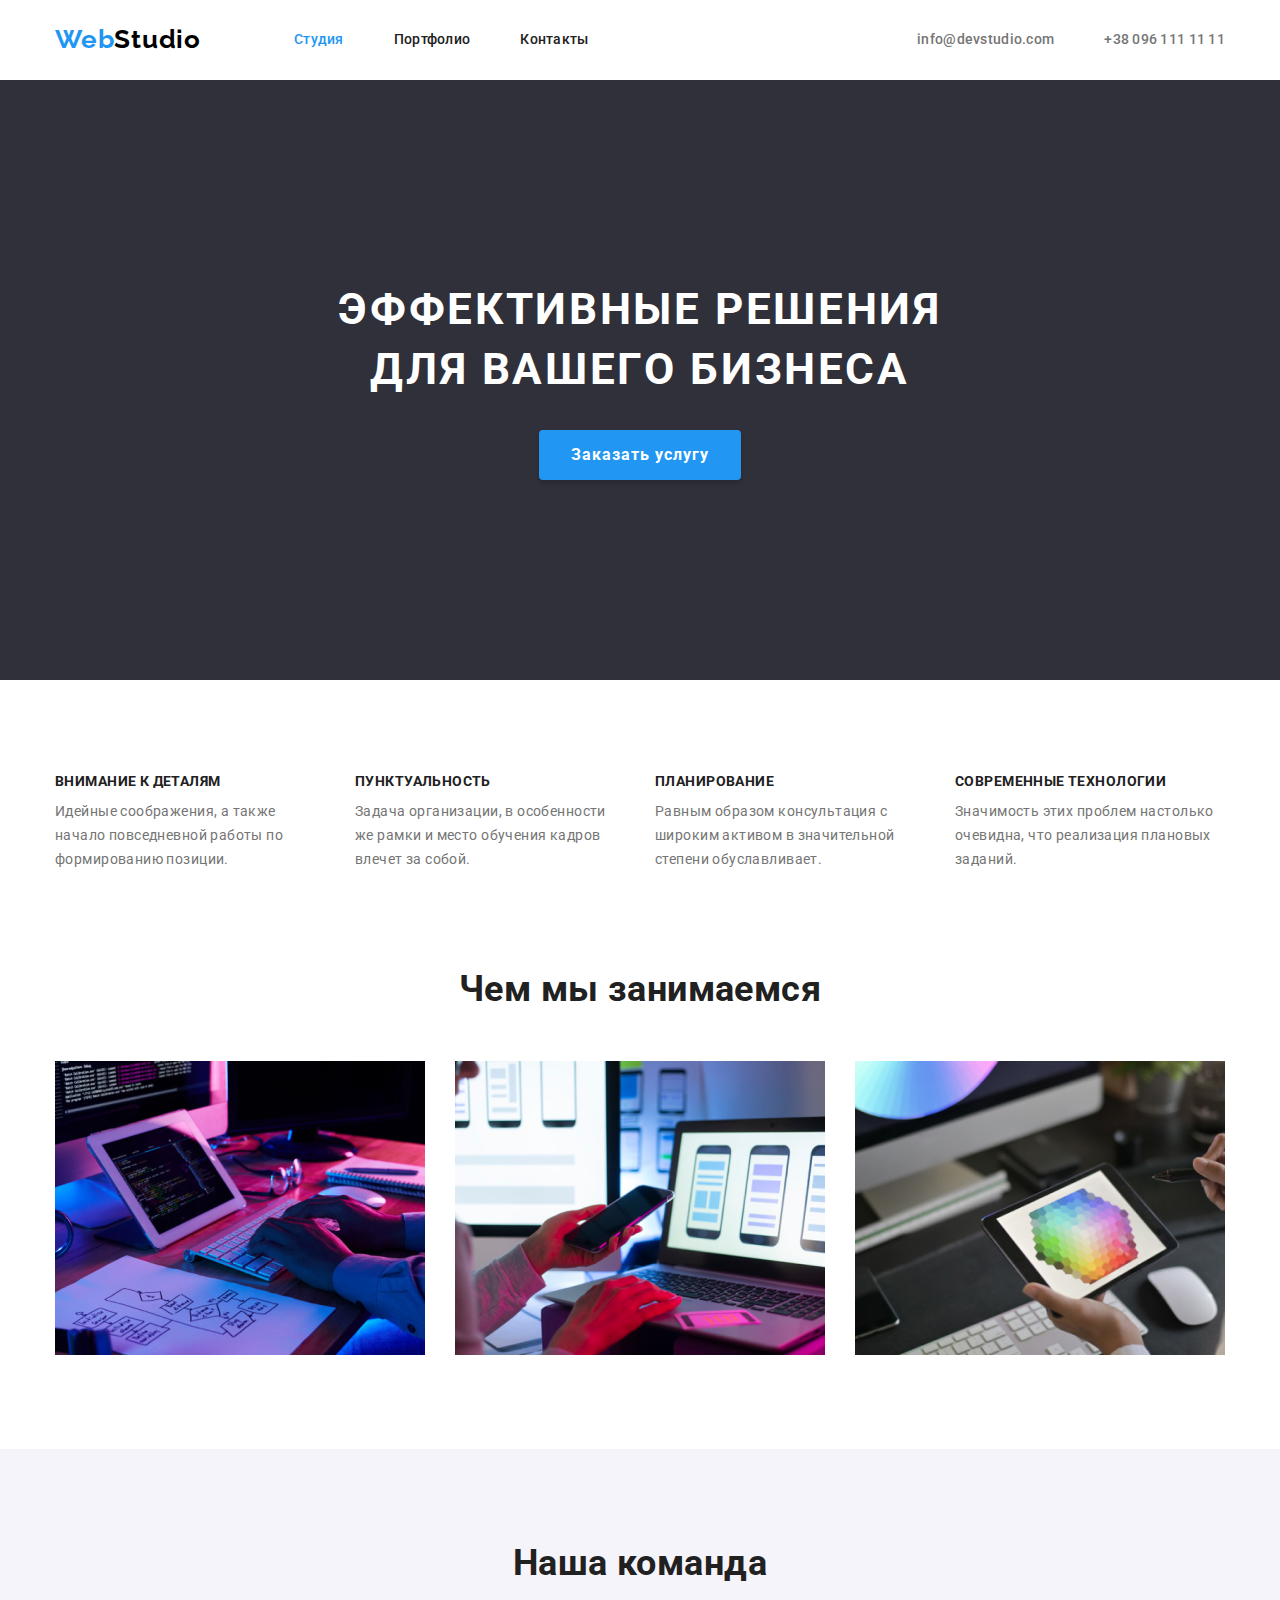
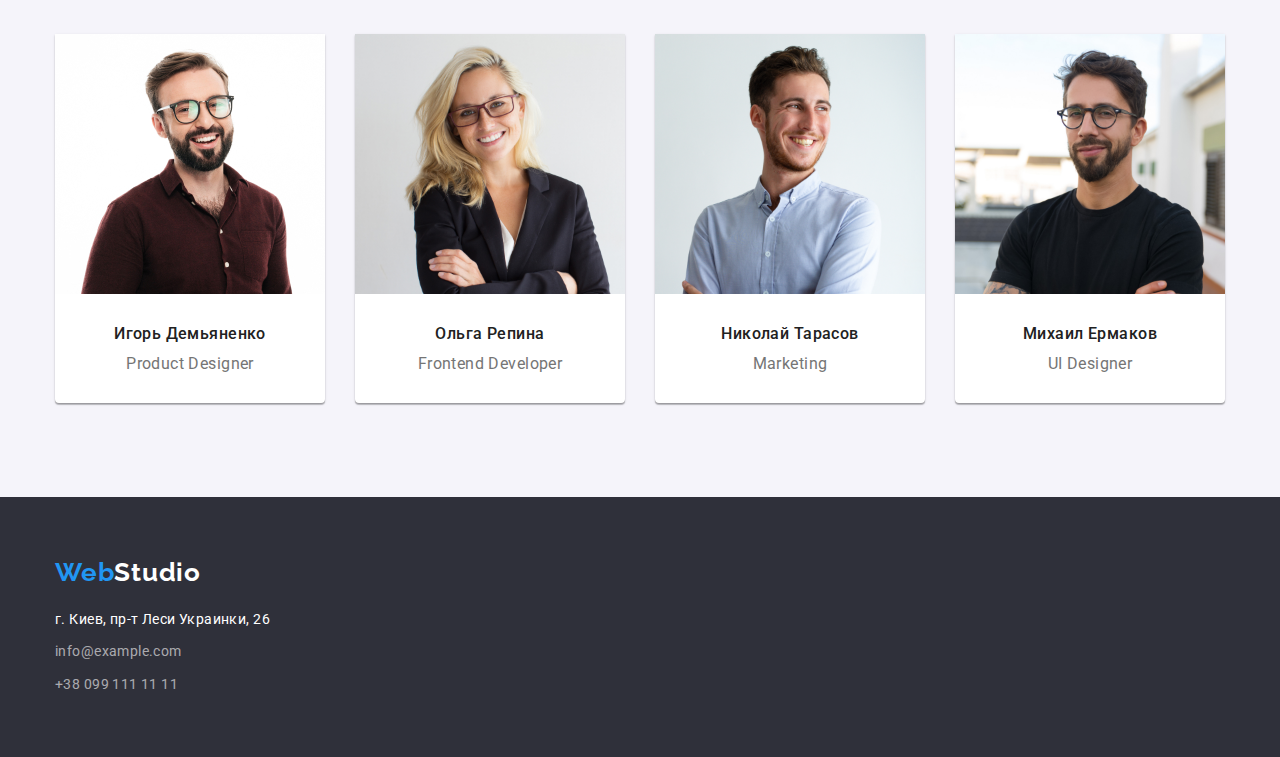
<file: index.html>
<!DOCTYPE html>
<html lang="ru">
<head>
<meta charset="UTF-8">
<meta http-equiv="X-UA-Compatible" content="IE=edge">
<meta name="viewport" content="width=device-width, initial-scale=1.0">
<title>Студія</title>
<!-- Шрифти -->
<link rel="preconnect" href="https://fonts.googleapis.com">
<link rel="preconnect" href="https://fonts.gstatic.com" crossorigin>
<link href="https://fonts.googleapis.com/css2?family=Raleway:wght@700&family=Roboto:wght@400;500;700;900&display=swap"
    rel="stylesheet">
    <!-- Нормалізація стилів -->
    <link rel="stylesheet" href="https://cdn.jsdelivr.net/npm/modern-normalize@1.1.0/modern-normalize.min.css">
    <!-- Підключення стилів -->
<link rel="stylesheet" href="./css/styles.css">
</head>
<body>
    <!-- Секція хедер -->
<header class="header">
<div class="container header-container">
<nav class="header-nav">
    <a class="header-logo link" href="./index.html"> <span class="organization">Web</span>Studio</a>
    <ul class="header-list list">
    <li class="header-list-item"><a class="header-link link current-link" href="./index.html">Студия</a></li>
    <li class="header-list-item"><a class="header-link link" href="./portfolio.html">Портфолио</a></li>
    <li class="header-list-item"><a class="header-link link" href="">Контакты</a></li>
    </ul>
</nav>
<ul class="header-group list">
<li class="header-gp"><a class="header-contact link" href="mailto:info@devstudio.com">info@devstudio.com</a></li>
<li class="header-gp"><a class="header-contact link" href="tel:+380961111111">+38 096 111 11 11</a></li>
</ul>
</div>
</header>
<!-- Блок мейн -->
<main>
    <!-- Секція Hero-->
<section class="hero">
    <div class="container">
    <h1 class="hero-title">Эффективные решения для вашего бизнеса</h1>
    <button class="hero-button" type="button">Заказать услугу</button>
    </div>
</section>
<!-- Features -->
<section class="features section">
    <div class="container">
    <h2 hidden class="visually-hidden">Особенности</h2>
    <ul class="features-list list">
        <li class="features-list-item">
            <h3 class="upper-text">Внимание к деталям</h3>
            <p class="under-text">Идейные соображения, а также начало повседневной работы по формированию позиции.</p>
        </li>
        <li class="features-list-item">
            <h3 class="upper-text">Пунктуальность</h3>
            <p class="under-text">Задача организации, в особенности же рамки и место обучения кадров влечет за собой.</p>
        </li>
        <li class="features-list-item">
            <h3 class="upper-text">Планирование</h3>
            <p class="under-text">Равным образом консультация с широким активом в значительной степени обуславливает.</p>
        </li>
        <li class="features-list-item">
            <h3 class="upper-text">Современные технологии</h3>
            <p class="under-text">Значимость этих проблем настолько очевидна, что реализация плановых заданий.</p>
        </li>
    </ul>
    </div>
</section>
<!-- About -->
<section class="about section-about">
    <div class="container">
    <h2 class="section-title">Чем мы занимаемся</h2>
    <ul class="about-list card-set list">
        <li class="about-desktop card-set-item">
            <img src="./images/about/box-1.jpg" alt="Рабочий стол" width="370" height="294"/> 
        </li>
        <li class="about-desktop card-set-item">
            <img src="./images/about/box-2.jpg" alt="Рабочий стол" width="370" height="294"/>
        </li>
        <li class="about-desktop card-set-item">
            <img src="./images/about/box-3.jpg" alt="Рабочий стол" width="370" height="294"/>
        </li>
    </ul>
    </div>
</section>
<!-- Team -->
<section class="team section">
    <div class="container">
    <h2 class="section-title">Наша команда</h2>
    <ul class="team-list card-set list">
        <li class="about-team card-set-item">
            <img src="./images/team/team-card-1.jpg" alt="Дизайнер продукту" width="270" height="260"/>
            <div class="card-team">
                <h3 class="upper-title">Игорь Демьяненко</h3>
                <p class="under-txt" lang="en">Product Designer</p>
                </div>
            </li>
        <li class="about-team card-set-item">
            <img src="./images/team/team-card-2.jpg" alt="Фронтенд розробник" width="270" height="260"/>
            <div class="card-team">
                <h3 class="upper-title">Ольга Репина</h3>
                <p class="under-txt" lang="en">Frontend Developer</p>
                </div>
            </li>
        <li class="about-team card-set-item">
            <img src="./images/team/team-card-3.jpg" alt="Маркетинг" width="270" height="260"/>
            <div class="card-team">
                <h3 class="upper-title">Николай Тарасов</h3>
                <p class="under-txt" lang="en">Marketing</p>
                </div>
            </li>
        <li class="about-team card-set-item">
            <img src="./images/team/team-card-4.jpg" alt="Дизайнер інтерфейсу користувача" width="270" height="260"/>
            <div class="card-team">
                <h3 class="upper-title">Михаил Ермаков</h3>
                <p class="under-txt" lang="en">UI Designer</p>
                </div>
            </li>
    </ul>
    </div>
</section>
</main>
<!-- Секція футер -->
<footer class="footer">
    <div class="container footer-container">
        <a class="footer-logo link" href="./index.html"> <span class="organization">Web</span>Studio</a>
        <address class="address">
        <ul class="footer-group list">
    <li class="footer-address"><a class="footer-link-address link" href="https://goo.gl/maps/piqngm7oDQpEDh6u6" target="_blank" rel="noopener nofollow noreferrer">г. Киев, пр-т Леси
        Украинки, 26</a></li>
    <li class="footer-contact"><a class="footer-link link" href="mailto:info@example.com">info@example.com</a></li>
    <li class="footer-contact"><a class="footer-link link" href="tel:+380991111111">+38 099 111 11 11</a></li>
    </ul>
    </address>
    </div>
</footer>
</body>
</html>
</file>
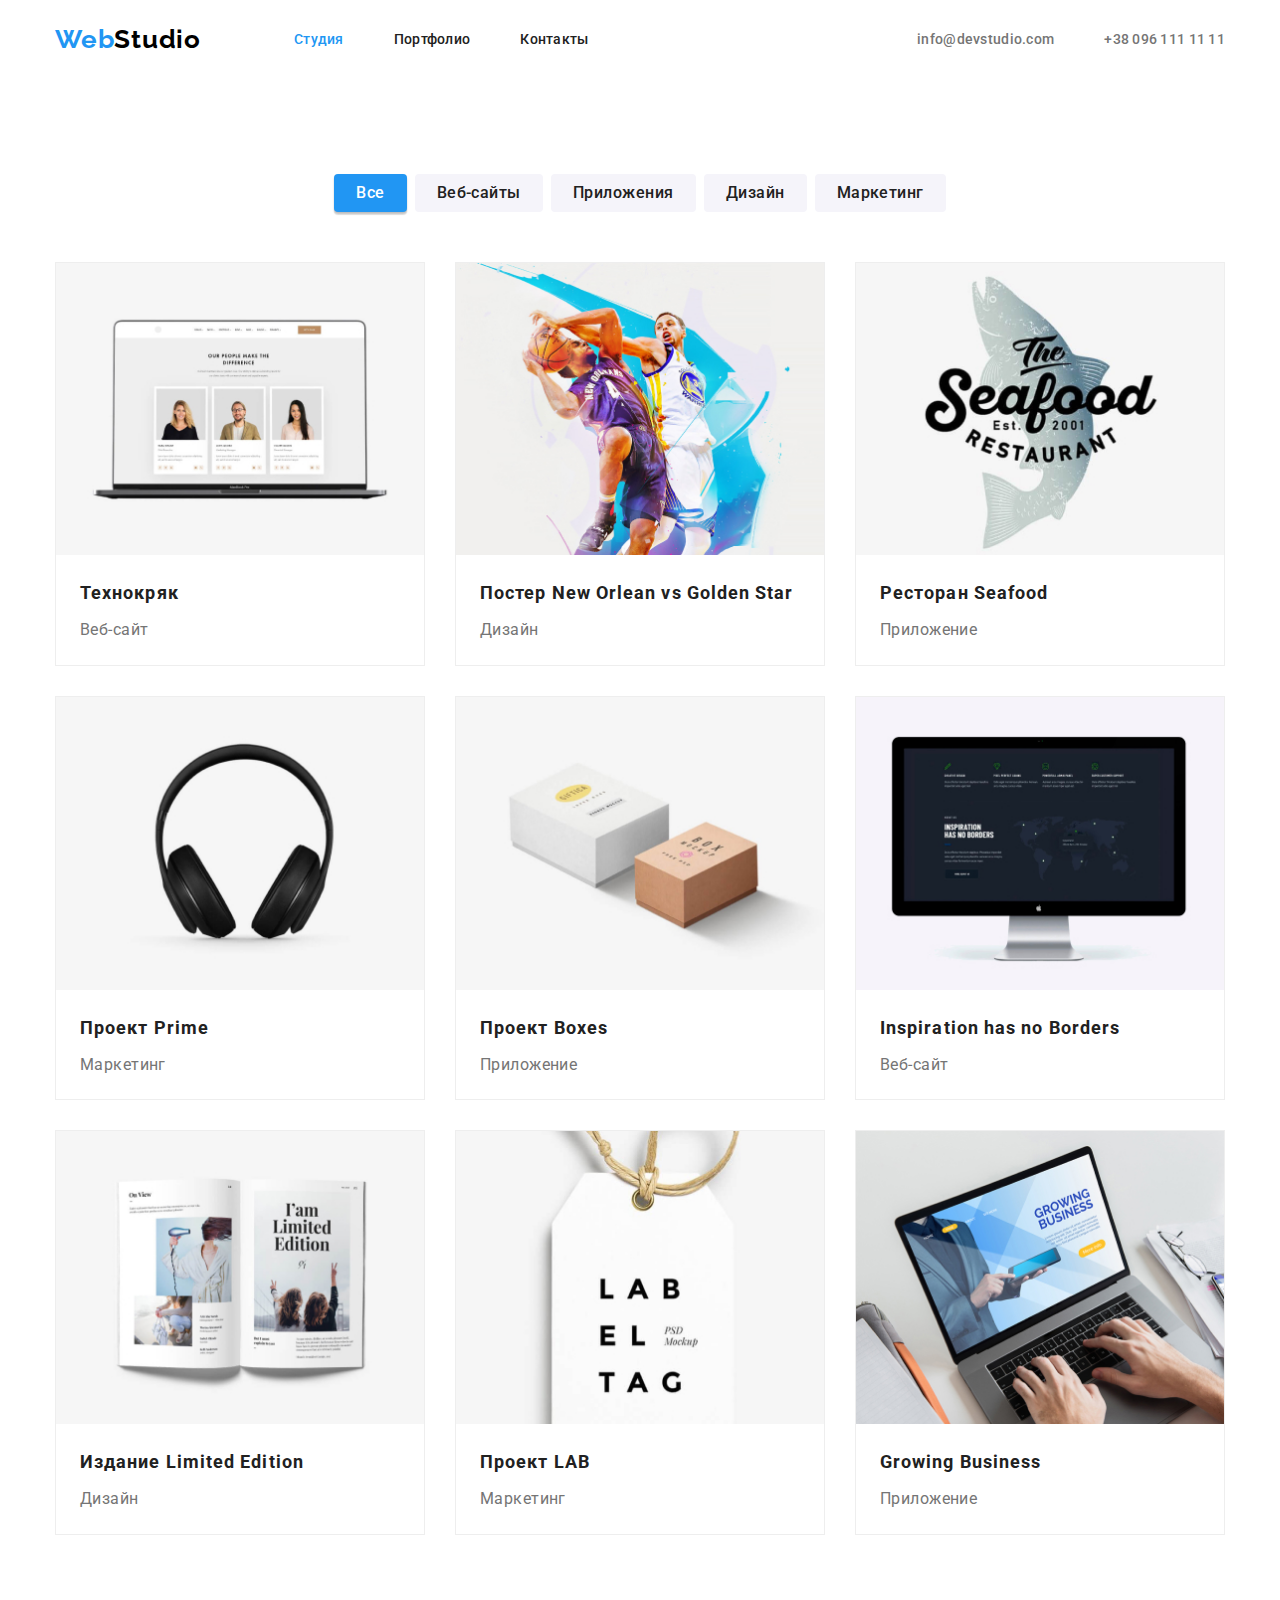
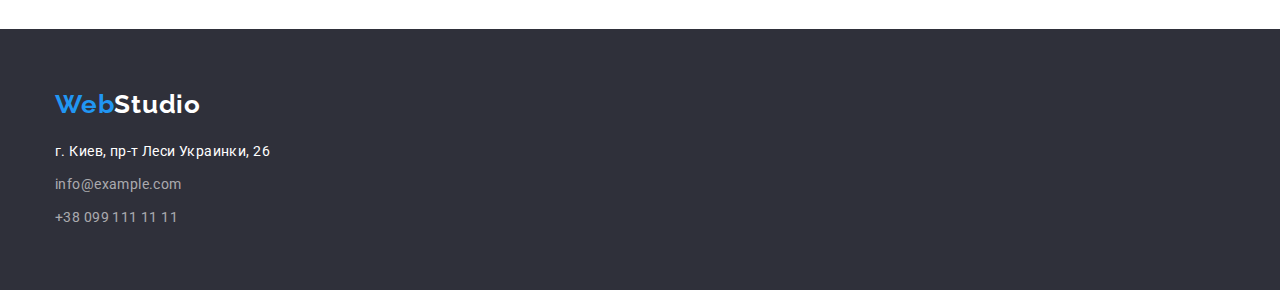
<file: portfolio.html>
<!DOCTYPE html>
<html lang="ru">

<head>
    <meta charset="UTF-8">
    <meta http-equiv="X-UA-Compatible" content="IE=edge">
    <meta name="viewport" content="width=device-width, initial-scale=1.0">
    <title>Портфоліо</title>
    <!-- Шрифти -->
    <link rel="preconnect" href="https://fonts.googleapis.com">
    <link rel="preconnect" href="https://fonts.gstatic.com" crossorigin>
    <link
        href="https://fonts.googleapis.com/css2?family=Raleway:wght@700&family=Roboto:wght@400;500;700;900&display=swap"
        rel="stylesheet">
    <!-- Нормалізація стилів -->
    <link rel="stylesheet" href="https://cdn.jsdelivr.net/npm/modern-normalize@1.1.0/modern-normalize.min.css">
    <!-- Підключення стилів -->
    <link rel="stylesheet" href="./css/styles.css">
</head>

<body>
    <!-- Секція хедер -->
    <header class="header">
        <div class="container header-container">
            <nav class="header-nav">
                <a class="header-logo link" href="./index.html"> <span class="organization">Web</span>Studio</a>
                <ul class="header-list list">
                    <li class="header-list-item"><a class="header-link link current-link" href="./index.html">Студия</a>
                    </li>
                    <li class="header-list-item"><a class="header-link link" href="./portfolio.html">Портфолио</a></li>
                    <li class="header-list-item"><a class="header-link link" href="">Контакты</a></li>
                </ul>
            </nav>
            <ul class="header-group list">
                <li class="header-gp"><a class="header-contact link" href="mailto:info@devstudio.com">info@devstudio.com</a>
                </li>
                <li class="header-gp"><a class="header-contact link" href="tel:+380961111111">+38 096 111 11 11</a></li>
            </ul>
        </div>
    </header>
    <!-- Блок мейн -->
    <main>
        <!-- фільтр -->
        <section class="portfolio section">
        <div class="container">
        <h1 hidden class="visually-hidden">Портфоліо</h1>
    <ul class="about-portfolio list">
        <li class="about-portfolio-item"><button class="filter-button active" type="button">Все</button></li>
        <li class="about-portfolio-item"><button class="filter-button" type="button">Веб-сайты</button></li>
        <li class="about-portfolio-item"><button class="filter-button" type="button">Приложения</button></li>
        <li class="about-portfolio-item"><button class="filter-button" type="button">Дизайн</button></li>
        <li class="about-portfolio-item"><button class="filter-button" type="button">Маркетинг</button></li>
    </ul>
    <!-- Проекти -->
    <ul class="about-project card-set list">
        <li class="about-project-item card-set-item">
            <img src="./images/projects/project-1.jpg" alt="Веб-сайт" width="370" height="294"/>
            <div class="card-project">
            <h3 class="title-img">Технокряк</h3>
            <p class="under-title">Веб-сайт</p>
            </div>
        </li>
        <li class="about-project-item card-set-item">
            <img src="./images/projects/project-2.jpg" alt="Дизайн" width="370" height="294"/>
            <div class="card-project">
            <h3 class="title-img">Постер New Orlean vs Golden Star</h3>
            <p class="under-title">Дизайн</p>
            </div>
        </li>
        <li class="about-project-item card-set-item">
            <img src="./images/projects/project-3.jpg" alt="Приложение" width="370" height="294"/>
            <div class="card-project">
            <h3 class="title-img">Ресторан Seafood</h3>
            <p class="under-title">Приложение</p>
            </div>
        </li>
        <li class="about-project-item card-set-item">
            <img src="./images/projects/project-4.jpg" alt="Маркетинг" width="370" height="294"/>
            <div class="card-project">
            <h3 class="title-img">Проект Prime</h3>
            <p class="under-title">Маркетинг</p>
            </div>
        </li>
        <li class="about-project-item card-set-item">
            <img src="./images/projects/project-5.jpg" alt="Приложение" width="370" height="294"/>
            <div class="card-project">
            <h3 class="title-img">Проект Boxes</h3>
            <p class="under-title">Приложение</p>
            </div>
        </li>
        <li class="about-project-item card-set-item">
            <img src="./images/projects/project-6.jpg" alt="Веб-сайт" width="370" height="294"/>
            <div class="card-project">
            <h3 class="title-img">Inspiration has no Borders</h3>
            <p class="under-title">Веб-сайт</p>
            </div>
        </li>
        <li class="about-project-item card-set-item">
            <img src="./images/projects/project-7.jpg" alt="Дизайн" width="370" height="294"/>
            <div class="card-project">
            <h3 class="title-img">Издание Limited Edition</h3>
            <p class="under-title">Дизайн</p>
            </div>
        </li>
        <li class="about-project-item card-set-item">
            <img src="./images/projects/project-8.jpg" alt="Маркетинг" width="370" height="294"/>
            <div class="card-project">
            <h3 class="title-img">Проект LAB</h3>
            <p class="under-title">Маркетинг</p>
            </div>
        </li>
        <li class="about-project-item card-set-item">
            <img src="./images/projects/project-9.jpg" alt="Приложение" width="370" height="294"/>
            <div class="card-project">
            <h3 class="title-img">Growing Business</h3>
            <p class="under-title">Приложение</p>
            </div>
        </li>
    </ul>
    </div>
    </section>
    </main>
    <!-- Секція футер -->
    <footer class="footer">
        <div class="container footer-container">
            <a class="footer-logo link" href="./index.html"> <span class="organization">Web</span>Studio</a>
            <address class="address">
                <ul class="footer-group list">
                    <li class="footer-address"><a class="footer-link-address link"
                            href="https://goo.gl/maps/piqngm7oDQpEDh6u6" target="_blank"
                            rel="noopener nofollow noreferrer">г. Киев, пр-т Леси
                            Украинки, 26</a></li>
                    <li class="footer-contact"><a class="footer-link link"
                            href="mailto:info@example.com">info@example.com</a></li>
                    <li class="footer-contact"><a class="footer-link link" href="tel:+380991111111">+38 099 111 11 11</a>
                    </li>
                </ul>
            </address>
        </div>
    </footer>
</body>

</html>
</file>
<file: css/styles.css>
:root {
    --main-font: "Roboto";
    --secondary-font: "Raleway";
    --accent-txt-color: #2196F3;
    --txt-color: #757575;
    --whte-txt-color: #FFFFFF;
    --dark-txt-color: #212121;

    --items: 3;
    --indent: 30px;
}

body {
    font-family: var(--main-font), sans-serif;
    font-size: 14px;
    color: var(--txt-color);
    background-color: var(--whte-txt-color);
    letter-spacing: 0.03em;
}

h1,h2,h3,h4,h5,h6,p,ul{
    margin: 0;
}

img{
    display: block;
    max-width: 100%;
    height: auto;
}

.container{
    width: 1200px;
    padding-left: 15px;
    padding-right: 15px;
    margin-left: auto;
    margin-right: auto;
}

.link {
text-decoration: none;
}

.list {
list-style: none;
margin: 0;
padding: 0;
}

.header{
    background-color: var(--whte-txt-color);
}

.header-container{
    display: flex;
    align-items: center;
}

.header-nav{
    display: flex;
    align-items: center;
}

.header-list{
    display: flex;
    align-items: center;
}

.header-logo{
    font-family: Raleway;
    font-style: normal;
    font-weight: 700;
    font-size: 26px;
    line-height: 1.19;
    letter-spacing: 0.03em;
    color: #000000;
    margin-right: 93px;

}

.organization{
    font-family: Raleway;
    font-style: normal;
    font-weight: 700;
    font-size: 1.19;
    line-height: 31px;
    letter-spacing: 0.03em;
    color: var(--accent-txt-color)
}

.header-list-item:not(:last-child){
    margin-right: 50px;
}

.header-link{
    font-weight: 500;
    line-height: 1.14;
    letter-spacing: 0.02em;
    color: var(--dark-txt-color);
    display: block;
    padding: 32px 0;
}

.current-link{
    color: var(--accent-txt-color);
}

.header-link:hover,
.header-link:focus{
color: var(--accent-txt-color);
}

.header-group{
    margin-left: auto;
    display: flex;
    align-items: center;
    
}

.header-gp{
    font-weight: 500;
    line-height: 1.14;
    letter-spacing: 0.02em;
    color: var(--txt-color);
    margin-right: 50px;
}

.header-gp:last-child{
    margin-right: 0;
}

.header-contact{
    line-height: 1.14;
    letter-spacing: 0.02em;
    color: var(--txt-color);
    display: block;
    padding: 32px 0;
}



.header-gp:hover,
.header-gp:focus{
    color: var(--accent-txt-color);
}

.hero{
background-color: #2F303A;
text-align: center;
padding: 200px 0;
}

.section{
    padding-top: 94px;
    padding-bottom: 94px;
}



.hero-title{
    font-size: 44px;
    line-height: 1.36;
    text-align: center;
    letter-spacing: 0.06em;
    text-transform: uppercase;
    color: var(--whte-txt-color);
    width: 696px;
    height: 120px;
    margin-left: auto;
    margin-right: auto;
    margin-bottom: 30px;
}

.hero-button{
    font-weight: 700;
    font-size: 16px;
    line-height: 1.88;
    text-align: center;
    letter-spacing: 0.06em;
    color: var(--whte-txt-color);
    background-color: var(--accent-txt-color);
    cursor: pointer;
    padding: 10px 32px;
    margin-left: auto;
    margin-right: auto;
    border-radius: 4px;
    border: none;
    box-shadow: 0px 4px 4px rgba(0, 0, 0, 0.15);
}

.hero-button:hover{
    background-color: #188CE8;
}
.hero-button:focus{
    background-color: var(--accent-txt-color);
}

.visually-hidden {
    position: absolute;
    width: 1px;
    height: 1px;
    margin: -1px;
    border: 0;
    padding: 0;

    white-space: nowrap;
    clip-path: inset(100%);
    clip: rect(0 0 0 0);
    overflow: hidden;
}

.features-list{
    display: flex;
}

.features-list-item:not(:last-child){
    margin-right: 30px;
    width: 270px;
}

.upper-text{
    font-size: 14px;
    line-height: 1.14;
    text-transform: uppercase;
    color: var(--dark-txt-color);
    margin-bottom: 10px;
}

.under-text{
    line-height: 1.71;
    width: 270px;
    height: 75px;
}

.section-about{
    padding-top: 0;
    padding-bottom: 94px;
}

.section-title{
    font-size: 36px;
    line-height: 1.16;
    text-align: center;
    color: var(--dark-txt-color);
    margin-bottom: 50px;
}

.about-team{
    width: 270px;
    background: #FFFFFF;
    box-shadow: 0px 1px 3px rgba(0, 0, 0, 0.12), 0px 1px 1px rgba(0, 0, 0, 0.14), 0px 2px 1px rgba(0, 0, 0, 0.2);
    border-radius: 0px 0px 4px 4px;
}

.card-set{
    display: flex;
    flex-wrap: wrap;
    margin: calc(-1 * var(--indent) / 2);
}

.card-set-item{
    flex-basis: calc(( 100% - var(var(--indent)) * var(--items) ) / var(--items) );
    margin: calc(var(--indent) / 2);
}

.team{
    background-color: #F5F4FA;
}

.team-list{
    --items: 4;
}

.card-team{
    padding: 30px 0;
}

.upper-title{
    font-weight: 500;
    font-size: 16px;
    line-height: 1.19;
    color: var(--dark-txt-color);
    margin-bottom: 10px;
    text-align: center;
}

.under-txt{
    font-size: 16px;
    line-height: 1.19;
    text-align: center;
}

.about-portfolio{
    display: flex;
    align-items: center;
    justify-content: center;
    margin-bottom: 50px;
}

.about-portfolio-item:not(:last-child){
    margin-right: 8px;
}

.filter-button{
    font-weight: 500;
    font-family: inherit;
    font-size: 16px;
    line-height: 1.62;
    letter-spacing: 0.03em;
    color: var(--dark-txt-color);
    padding: 6px 22px;
    background-color: #F5F4FA;
    border: none;
    border-radius: 4px;
}

.filter-button:hover,
.filter-button:focus{
    color: var(--dark-txt-color);
    background-color: var(--accent-txt-color);
}

.active{
    color: var(--whte-txt-color);
    background-color: var(--accent-txt-color);
    box-shadow: 0px 3px 1px rgba(0, 0, 0, 0.1), 0px 1px 2px rgba(0, 0, 0, 0.08), 0px 2px 2px rgba(0, 0, 0, 0.12);
}

.about-project-item{
    width: 370px;
    background: var(--whte-txt-color);
    border: 1px solid #EEEEEE;
}

.card-project{
    padding-top: 20px;
    padding-bottom: 20px;
    padding-left: 24px;
    padding-right: 24px;
}

.title-img{
    font-size: 18px;
    line-height: 2;
    letter-spacing: 0.06em;
    color: var(--dark-txt-color);
    margin-bottom: 4px;
}

.under-title{
    font-size: 16px;
    line-height: 1.87;
    color: var(--txt-color);
}

.footer{
    background-color: #2F303A;
    padding-top: 60px;
    padding-bottom: 60px;
}

.footer-logo{
    font-family: 'Raleway';
    font-style: normal;
    font-weight: 700;
    font-size: 26px;
    line-height: 31px;
    letter-spacing: 0.03em;
    color: var(--whte-txt-color);
    display: block;
    align-items: center;
    margin-bottom: 20px;
}

.address{
    font-style: normal;
}

.footer-address{
    margin-bottom: 9px;
}

.footer-link-address{
    line-height: 1.71;
    color: var(--whte-txt-color)
}

.footer-contact:not(:last-child){
    margin-bottom: 9px;
}

.footer-link:hover,
.footer-link:focus{
    color: var(--accent-txt-color);
}

.footer-link{
    line-height: 1.71;
    color: rgba(255, 255, 255, 0.6);
}
</file>
